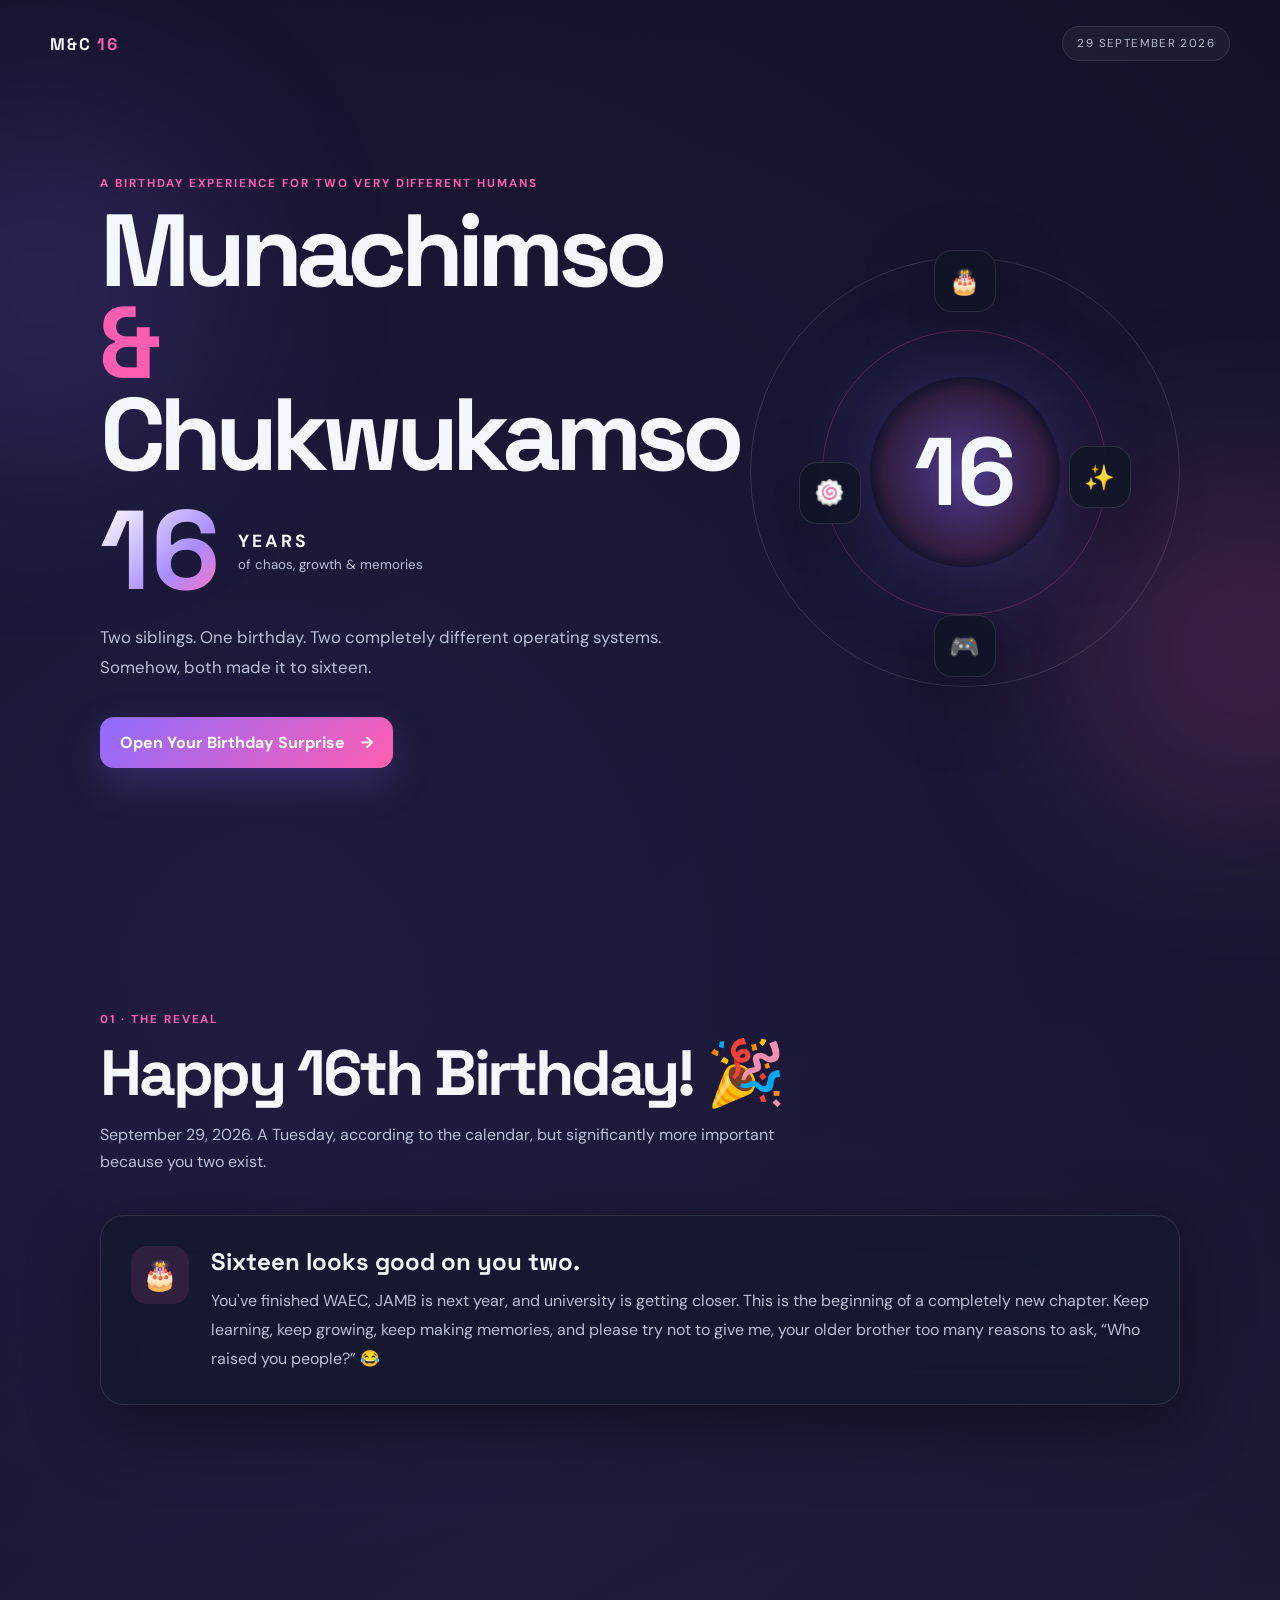
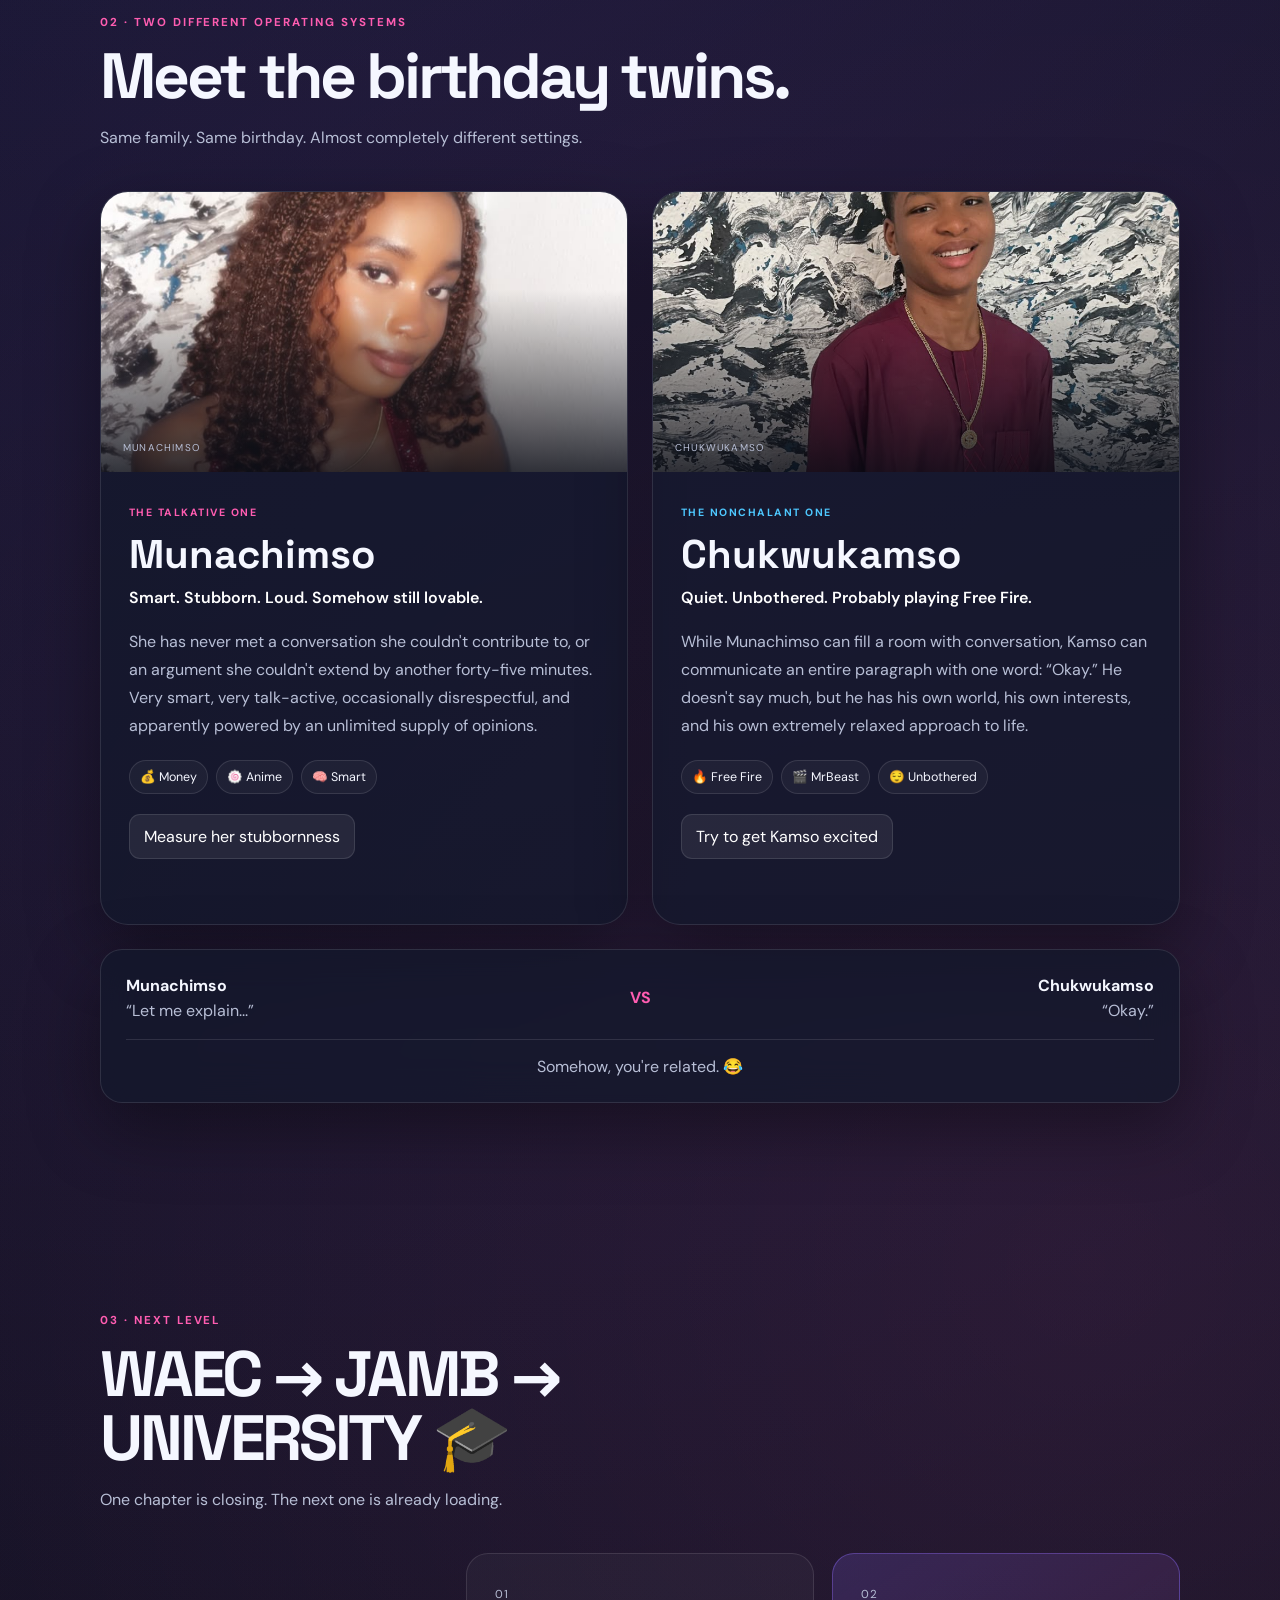
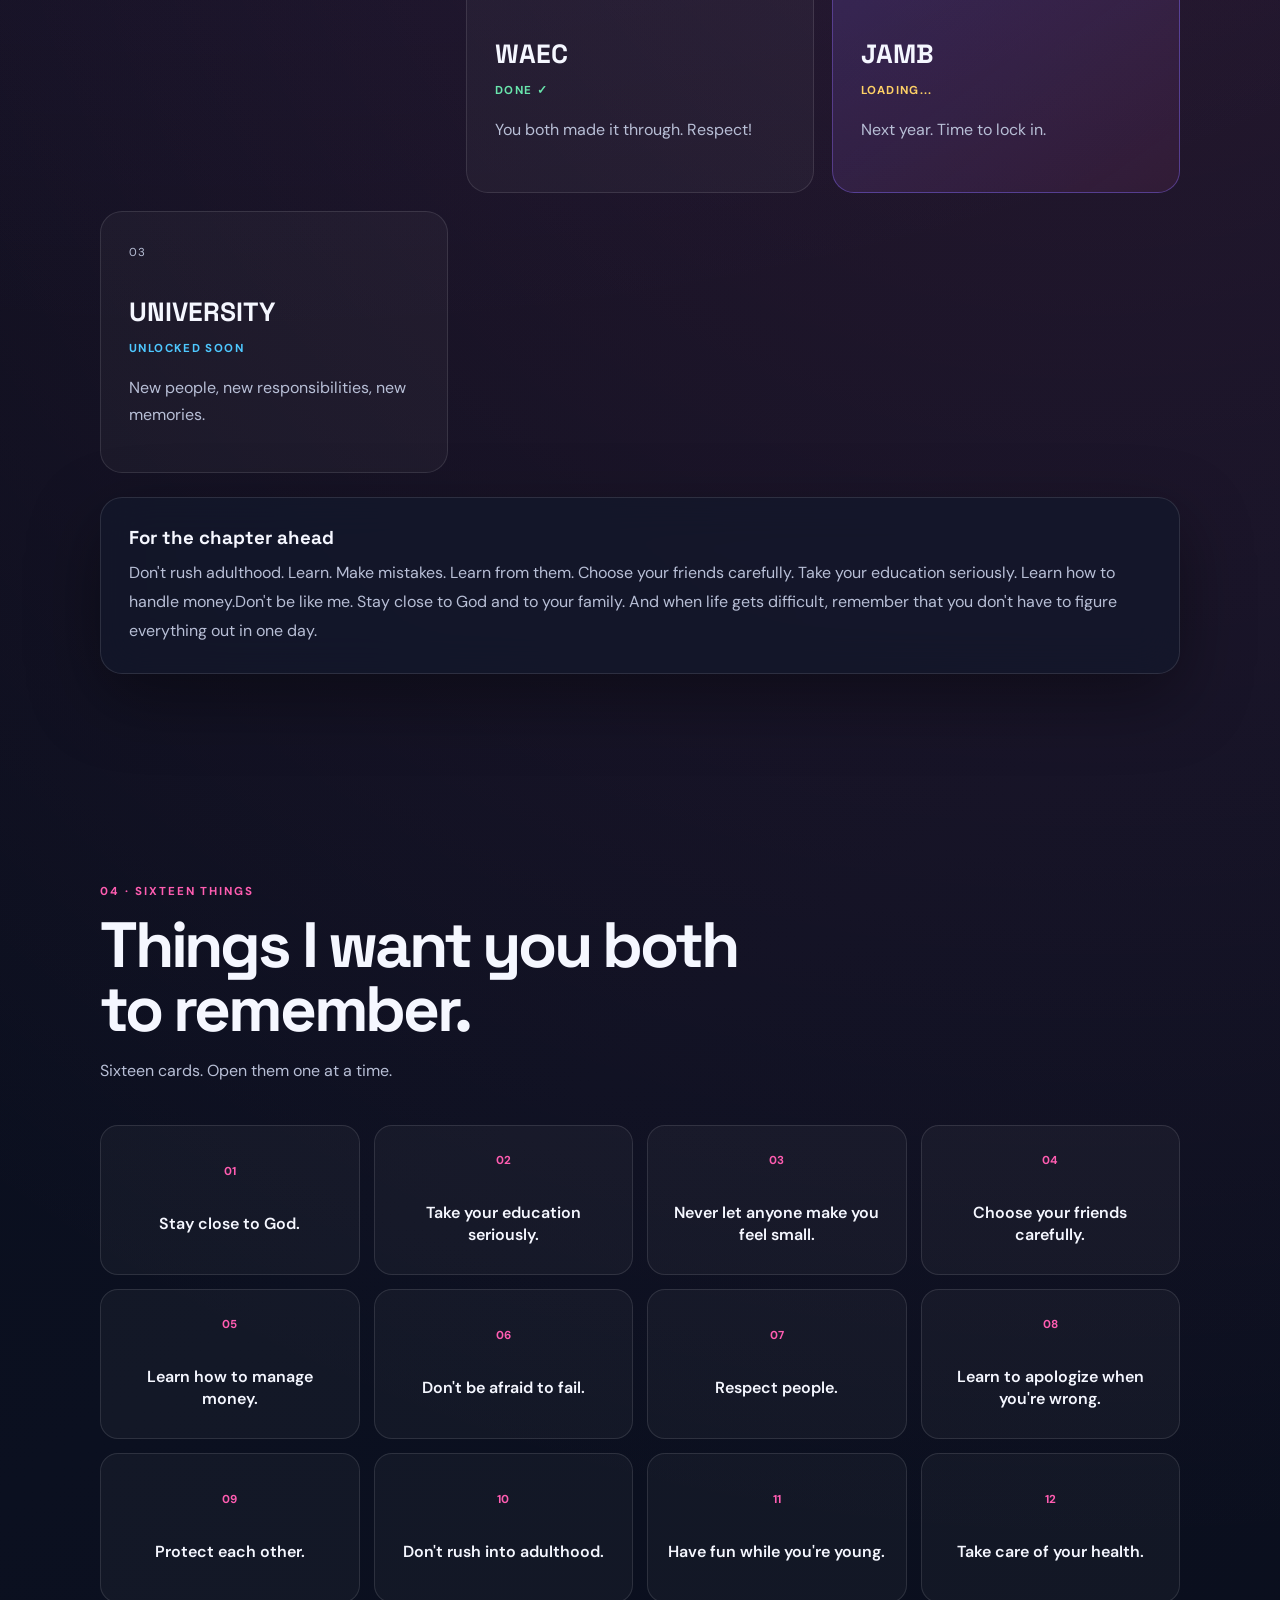
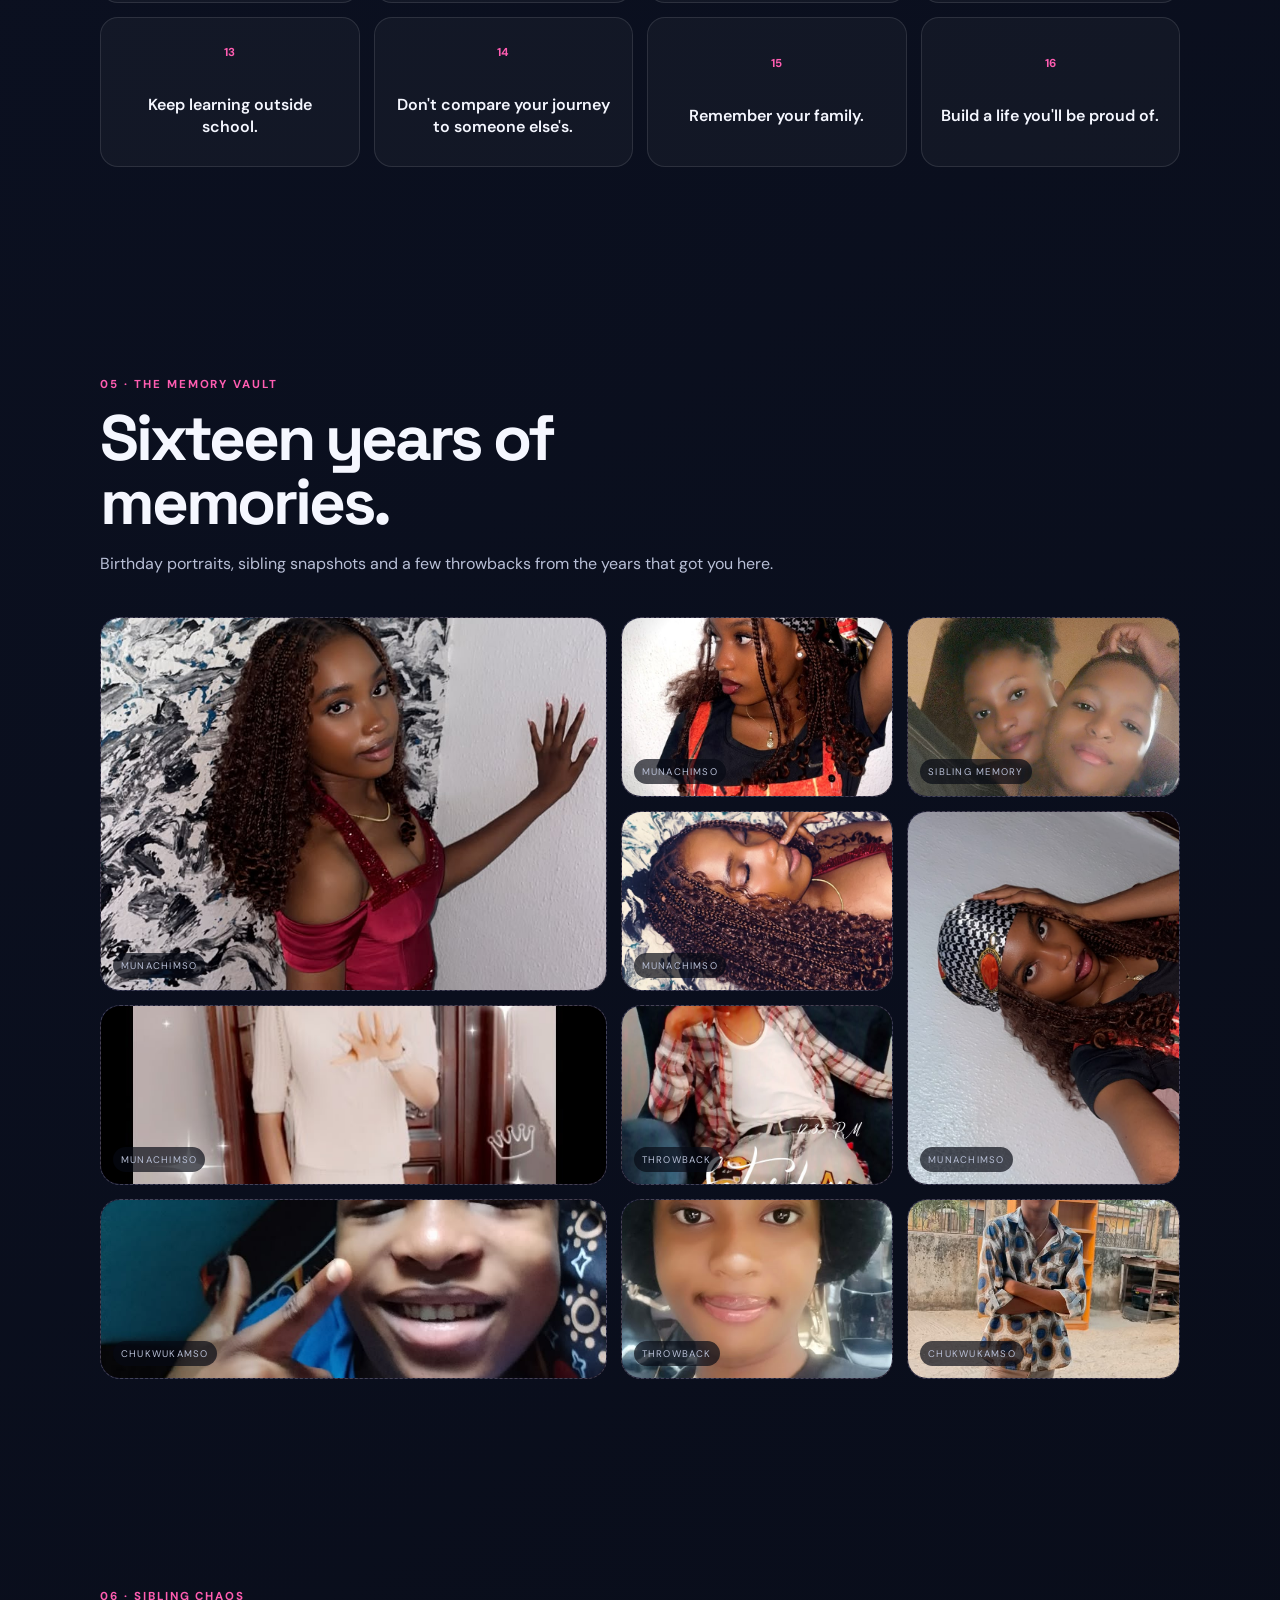
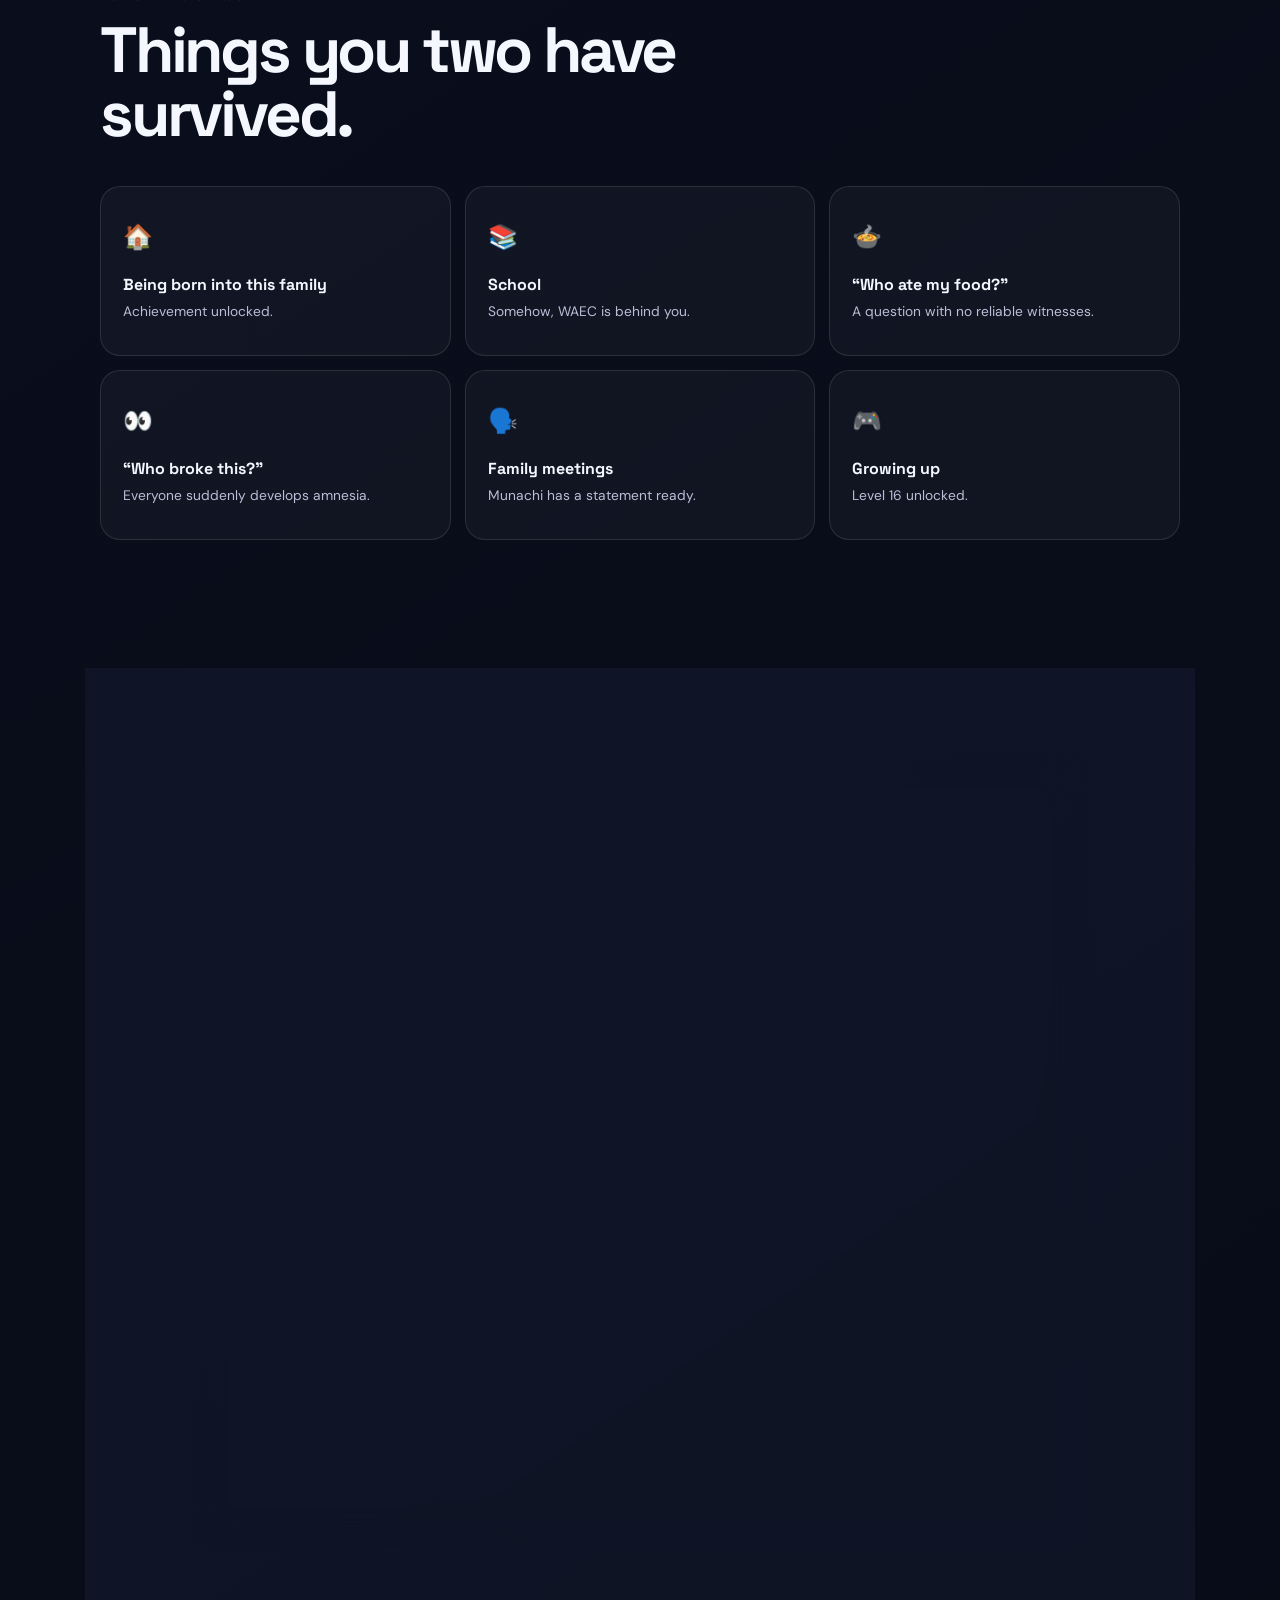
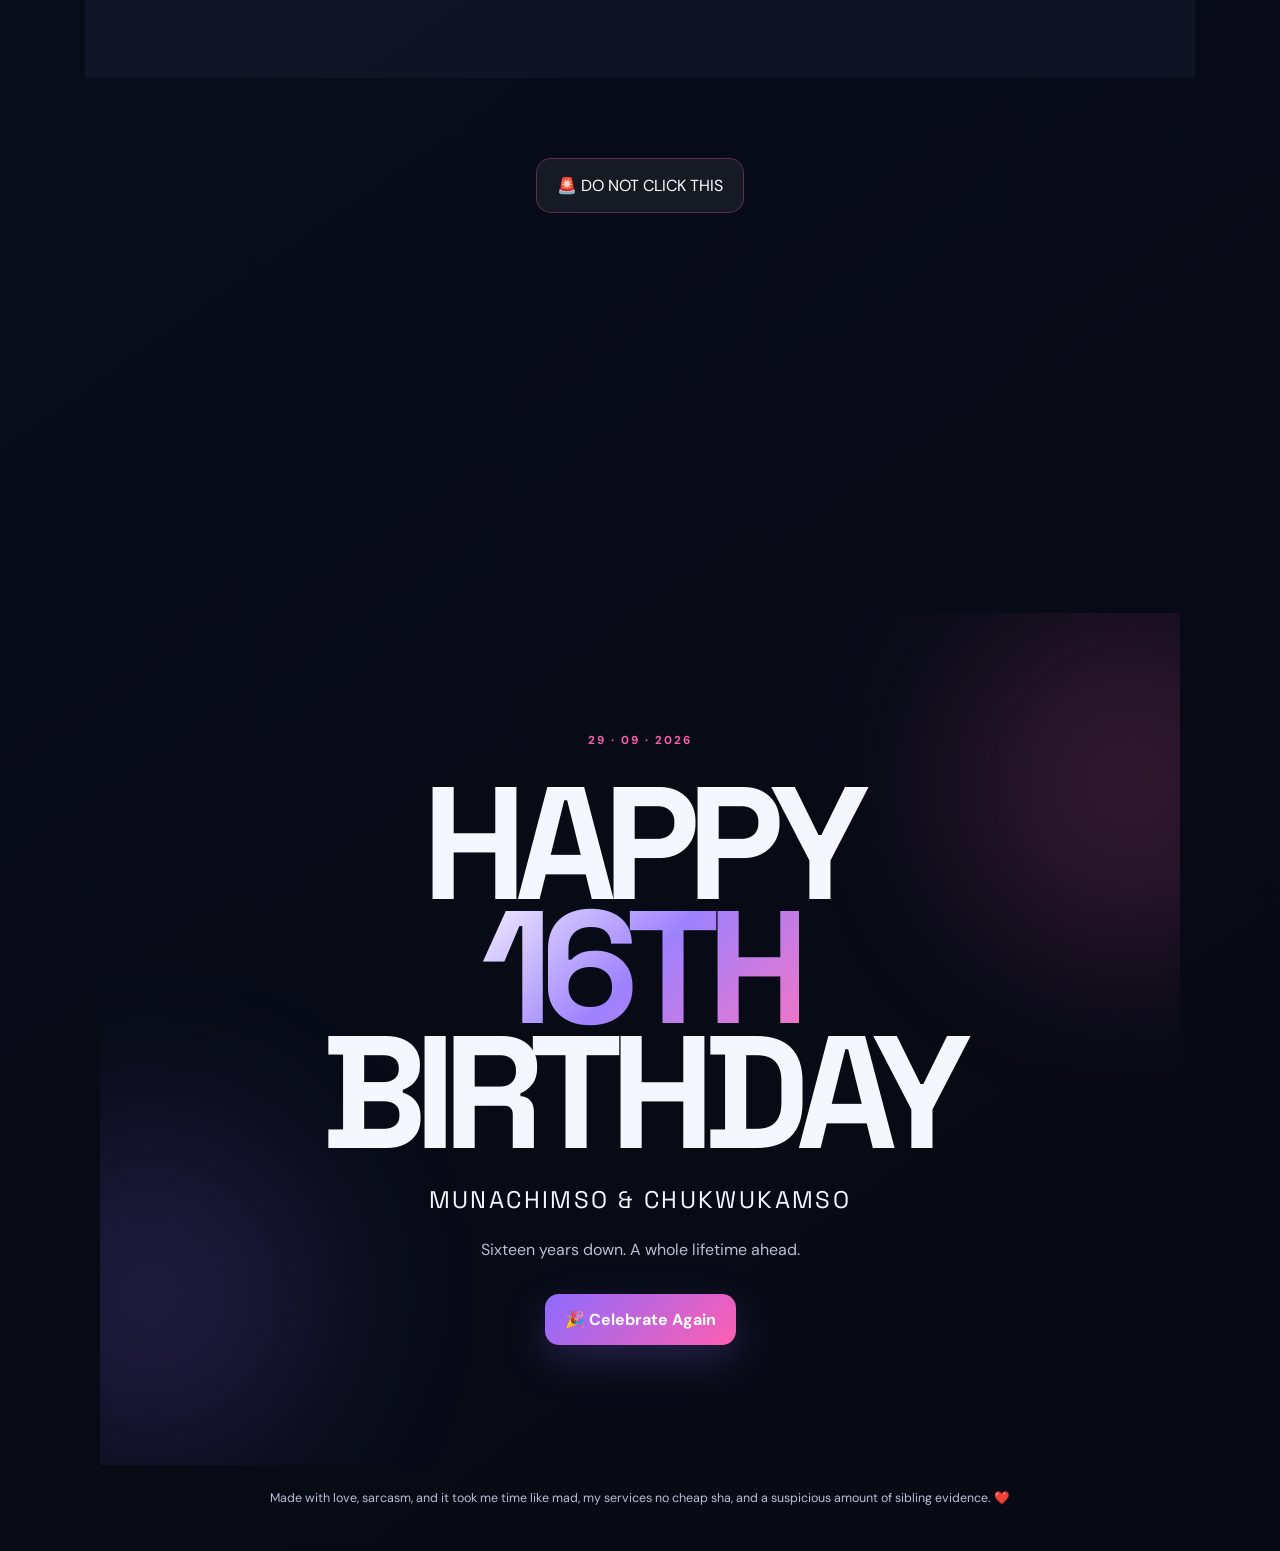
<file: attachments/index.html>
<!doctype html>
<html lang="en">
  <head>
    <meta charset="UTF-8" />
    <meta name="viewport" content="width=device-width, initial-scale=1.0" />
    <meta name="theme-color" content="#0b1020" />
    <title>Munachimso & Chukwukamso | 16</title>
    <meta
      name="description"
      content="A birthday experience for Munachimso and Chukwukamso on their 16th birthday."
    />
    <link rel="preconnect" href="https://fonts.googleapis.com" />
    <link rel="preconnect" href="https://fonts.gstatic.com" crossorigin />
    <link
      href="https://fonts.googleapis.com/css2?family=DM+Sans:wght@400;500;600;700&family=Space+Grotesk:wght@500;600;700&display=swap"
      rel="stylesheet"
    />
    <link rel="stylesheet" href="style.css" />
  </head>
  <body>
    <div class="ambient ambient-one"></div>
    <div class="ambient ambient-two"></div>
    <div id="confetti" aria-hidden="true"></div>

    <header class="topbar">
      <div class="brand">M&C<span>16</span></div>
      <div class="date-pill">29 SEPTEMBER 2026</div>
    </header>

    <main>
      <section class="hero section">
        <div class="hero-copy">
          <p class="eyebrow">
            A birthday experience for two very different humans
          </p>
          <h1>Munachimso<br /><span>&amp;</span> Chukwukamso</h1>
          <div class="age-lockup">
            <span class="age">16</span>
            <div>
              <strong>YEARS</strong>
              <small>of chaos, growth &amp; memories</small>
            </div>
          </div>
          <p class="hero-text">
            Two siblings. One birthday. Two completely different operating
            systems. Somehow, both made it to sixteen.
          </p>
          <button class="primary-btn" id="openSurprise">
            Open Your Birthday Surprise <span>→</span>
          </button>
        </div>

        <div class="hero-orbit" aria-hidden="true">
          <div class="orbit orbit-outer"></div>
          <div class="orbit orbit-inner"></div>
          <div class="orbit-core">16</div>
          <div class="float-card float-top">🎂</div>
          <div class="float-card float-right">✨</div>
          <div class="float-card float-bottom">🎮</div>
          <div class="float-card float-left">🍥</div>
        </div>
      </section>

      <section class="section reveal" id="surprise">
        <div class="section-heading">
          <p class="eyebrow">01 · THE REVEAL</p>
          <h2>Happy 16th Birthday! 🎉</h2>
          <p>
            September 29, 2026. A Tuesday, according to the calendar, but
            significantly more important because you two exist.
          </p>
        </div>

        <div class="glass birthday-message">
          <div class="message-icon">🎂</div>
          <div>
            <h3>Sixteen looks good on you two.</h3>
            <p>
              You've finished WAEC, JAMB is next year, and university is getting
              closer. This is the beginning of a completely new chapter. Keep
              learning, keep growing, keep making memories, and please try not
              to give me, your older brother too many reasons to ask, “Who
              raised you people?” 😂
            </p>
          </div>
        </div>
      </section>

      <section class="section reveal">
        <div class="section-heading">
          <p class="eyebrow">02 · TWO DIFFERENT OPERATING SYSTEMS</p>
          <h2>Meet the birthday twins.</h2>
          <p>
            Same family. Same birthday. Almost completely different settings.
          </p>
        </div>

        <div class="siblings-grid">
          <article class="person-card munachi">
            <div class="person-photo portrait-photo">
              <img
                src="WhatsApp%20Image%202026-09-26%20at%2010.52.55.jpeg"
                alt="Munachimso in a burgundy dress"
              />
              <small>MUNACHIMSO</small>
            </div>
            <div class="person-content">
              <span class="person-tag">THE TALKATIVE ONE</span>
              <h3>Munachimso</h3>
              <p class="person-subtitle">
                Smart. Stubborn. Loud. Somehow still lovable.
              </p>
              <p>
                She has never met a conversation she couldn't contribute to, or
                an argument she couldn't extend by another forty-five minutes.
                Very smart, very talk-active, occasionally disrespectful, and
                apparently powered by an unlimited supply of opinions.
              </p>
              <div class="interest-row">
                <span>💰 Money</span>
                <span>🍥 Anime</span>
                <span>🧠 Smart</span>
              </div>
              <button class="mini-btn" data-action="stubborn">
                Measure her stubbornness
              </button>
              <p class="action-result" id="stubbornResult"></p>
            </div>
          </article>

          <article class="person-card kamso">
            <div class="person-photo portrait-photo">
              <img
                src="WhatsApp%20Image%202026-09-26%20at%2010.59.36.jpeg"
                alt="Chukwukamso smiling in a burgundy outfit"
              />
              <small>CHUKWUKAMSO</small>
            </div>
            <div class="person-content">
              <span class="person-tag">THE NONCHALANT ONE</span>
              <h3>Chukwukamso</h3>
              <p class="person-subtitle">
                Quiet. Unbothered. Probably playing Free Fire.
              </p>
              <p>
                While Munachimso can fill a room with conversation, Kamso can
                communicate an entire paragraph with one word: “Okay.” He
                doesn't say much, but he has his own world, his own interests,
                and his own extremely relaxed approach to life.
              </p>
              <div class="interest-row">
                <span>🔥 Free Fire</span>
                <span>🎬 MrBeast</span>
                <span>😌 Unbothered</span>
              </div>
              <button class="mini-btn" data-action="excite">
                Try to get Kamso excited
              </button>
              <p class="action-result" id="exciteResult"></p>
            </div>
          </article>
        </div>

        <div class="contrast glass">
          <div class="contrast-item">
            <strong>Munachimso</strong>
            <span>“Let me explain...”</span>
          </div>
          <div class="vs">VS</div>
          <div class="contrast-item">
            <strong>Chukwukamso</strong>
            <span>“Okay.”</span>
          </div>
          <p class="contrast-footer">Somehow, you're related. 😂</p>
        </div>
      </section>

      <section class="section reveal">
        <div class="section-heading">
          <p class="eyebrow">03 · NEXT LEVEL</p>
          <h2>WAEC → JAMB → UNIVERSITY 🎓</h2>
          <p>One chapter is closing. The next one is already loading.</p>
        </div>

        <div class="journey">
          <div class="journey-line"></div>
          <article class="journey-card done">
            <span class="journey-number">01</span>
            <h3>WAEC</h3>
            <strong>DONE ✓</strong>
            <p>You both made it through. Respect!</p>
          </article>
          <article class="journey-card current">
            <span class="journey-number">02</span>
            <h3>JAMB</h3>
            <strong>LOADING...</strong>
            <p>Next year. Time to lock in.</p>
          </article>
          <article class="journey-card future">
            <span class="journey-number">03</span>
            <h3>UNIVERSITY</h3>
            <strong>UNLOCKED SOON</strong>
            <p>New people, new responsibilities, new memories.</p>
          </article>
        </div>

        <div class="glass advice">
          <h3>For the chapter ahead</h3>
          <p>
            Don't rush adulthood. Learn. Make mistakes. Learn from them. Choose
            your friends carefully. Take your education seriously. Learn how to
            handle money.Don't be like me. Stay close to God and to your family.
            And when life gets difficult, remember that you don't have to figure
            everything out in one day.
          </p>
        </div>
      </section>

      <section class="section reveal">
        <div class="section-heading">
          <p class="eyebrow">04 · SIXTEEN THINGS</p>
          <h2>Things I want you both to remember.</h2>
          <p>Sixteen cards. Open them one at a time.</p>
        </div>

        <div class="wishes-grid" id="wishesGrid"></div>
      </section>

      <section class="section reveal memories">
        <div class="section-heading">
          <p class="eyebrow">05 · THE MEMORY VAULT</p>
          <h2>Sixteen years of memories.</h2>
          <p>
            Birthday portraits, sibling snapshots and a few throwbacks from
            the years that got you here.
          </p>
        </div>

        <div class="photo-grid">
          <div class="photo-slot large">
            <img
              src="WhatsApp%20Image%202026-09-26%20at%2010.52.56%20(1).jpeg"
              alt="Munachimso posing in a burgundy dress"
            />
            <small>MUNACHIMSO</small>
          </div>
          <div class="photo-slot">
            <img
              src="WhatsApp%20Image%202026-09-26%20at%2010.52.57.jpeg"
              alt="Munachimso in a patterned headscarf"
            />
            <small>MUNACHIMSO</small>
          </div>
          <div class="photo-slot">
            <img
              src="WhatsApp%20Image%202026-09-26%20at%2011.03.49.jpeg"
              alt="Munachimso and Chukwukamso together"
            />
            <small>SIBLING MEMORY</small>
          </div>
          <div class="photo-slot">
            <img
              src="WhatsApp%20Image%202026-09-26%20at%2010.52.56%20(2).jpeg"
              alt="Munachimso relaxing in a burgundy dress"
            />
            <small>MUNACHIMSO</small>
          </div>
          <div class="photo-slot large">
            <img
              src="WhatsApp%20Image%202026-09-26%20at%2010.52.56.jpeg"
              alt="Munachimso taking a selfie"
            />
            <small>MUNACHIMSO</small>
          </div>
          <div class="photo-slot">
            <img
              src="WhatsApp%20Image%202026-09-26%20at%2011.03.52.jpeg"
              alt="Munachimso in a white outfit"
            />
            <small>MUNACHIMSO</small>
          </div>
          <div class="photo-slot">
            <img
              src="WhatsApp%20Image%202026-09-26%20at%2011.03.51%20(1).jpeg"
              alt="Chukwukamso relaxing on a couch"
            />
            <small>THROWBACK</small>
          </div>
          <div class="photo-slot">
            <img
              src="WhatsApp%20Image%202026-09-26%20at%2011.03.49%20(1).jpeg"
              alt="Chukwukamso smiling for a selfie"
            />
            <small>CHUKWUKAMSO</small>
          </div>
          <div class="photo-slot">
            <img
              src="WhatsApp%20Image%202026-09-26%20at%2011.03.49%20(2).jpeg"
              alt="A childhood portrait"
            />
            <small>THROWBACK</small>
          </div>
          <div class="photo-slot">
            <img
              src="WhatsApp%20Image%202026-09-26%20at%2011.03.51.jpeg"
              alt="Chukwukamso standing outdoors"
            />
            <small>CHUKWUKAMSO</small>
          </div>
        </div>
      </section>

      <section class="section reveal chaos">
        <div class="section-heading">
          <p class="eyebrow">06 · SIBLING CHAOS</p>
          <h2>Things you two have survived.</h2>
        </div>

        <div class="chaos-grid">
          <button class="chaos-card">
            🏠<strong>Being born into this family</strong
            ><span>Achievement unlocked.</span>
          </button>
          <button class="chaos-card">
            📚<strong>School</strong><span>Somehow, WAEC is behind you.</span>
          </button>
          <button class="chaos-card">
            🍲<strong>“Who ate my food?”</strong
            ><span>A question with no reliable witnesses.</span>
          </button>
          <button class="chaos-card">
            👀<strong>“Who broke this?”</strong
            ><span>Everyone suddenly develops amnesia.</span>
          </button>
          <button class="chaos-card">
            🗣️<strong>Family meetings</strong
            ><span>Munachi has a statement ready.</span>
          </button>
          <button class="chaos-card">
            🎮<strong>Growing up</strong><span>Level 16 unlocked.</span>
          </button>
        </div>
      </section>

      <section class="section reveal letter-section">
        <div class="letter glass">
          <p class="eyebrow">07 · FROM YOUR BIG BROTHER</p>
          <h2>A message for both of you.</h2>
          <p>
            Watching younger siblings grow up is strange. One minute you're
            looking at children, and somehow you're suddenly looking at two
            sixteen-year-olds preparing for university.
          </p>
          <p>
            I'm proud of how far you've both come. You are very different
            people, and you don't have to become the same kind of person.
            Munachi, keep your intelligence and ambition, but remember that
            being smart is even better when it comes with humility and respect.
            Kamso, you don't have to be the loudest person in a room. Keep your
            calm, but never let being nonchalant stop you from caring about the
            things that matter.
          </p>
          <p>
            The years ahead will change you both. I hope they make you wiser,
            stronger, kinder and more confident. Take care of yourselves. Look
            out for each other. And remember that your family will always be
            part of your story.
          </p>
          <p class="signature">
            Happy 16th, both of you. ❤️<br /><strong>— Your Big Brother</strong>
          </p>
        </div>
      </section>

      <section class="section reveal secret-section">
        <button class="secret-btn" id="secretBtn">🚨 DO NOT CLICK THIS</button>
        <div class="secret-message" id="secretMessage">
          <p class="eyebrow">YOU CLICKED IT? MUMU!.</p>
          <h2>You're 16 now. Congratulations. 😂</h2>
          <p>
            You were specifically told not to click that button. You fucking idiot! Apparently,
            sixteen years of life have not produced the required level of
            obedience.
          </p>
          <p>Still... I love you both. Don't let it get to your heads sha.</p>
        </div>
      </section>

      <section class="finale reveal" id="finale">
        <div class="finale-stars"></div>
        <p class="eyebrow">29 · 09 · 2026</p>
        <h2>HAPPY<br /><span>16TH</span><br />BIRTHDAY</h2>
        <p class="final-names">MUNACHIMSO &amp; CHUKWUKAMSO</p>
        <p class="final-line">Sixteen years down. A whole lifetime ahead.</p>
        <button class="primary-btn" id="celebrateBtn">
          🎉 Celebrate Again
        </button>
      </section>
    </main>

    <footer>
      Made with love, sarcasm, and it took me time like mad, my services no
      cheap sha, and a suspicious amount of sibling evidence. ❤️
    </footer>

    <script src="script.js"></script>
  </body>
</html>
</file>
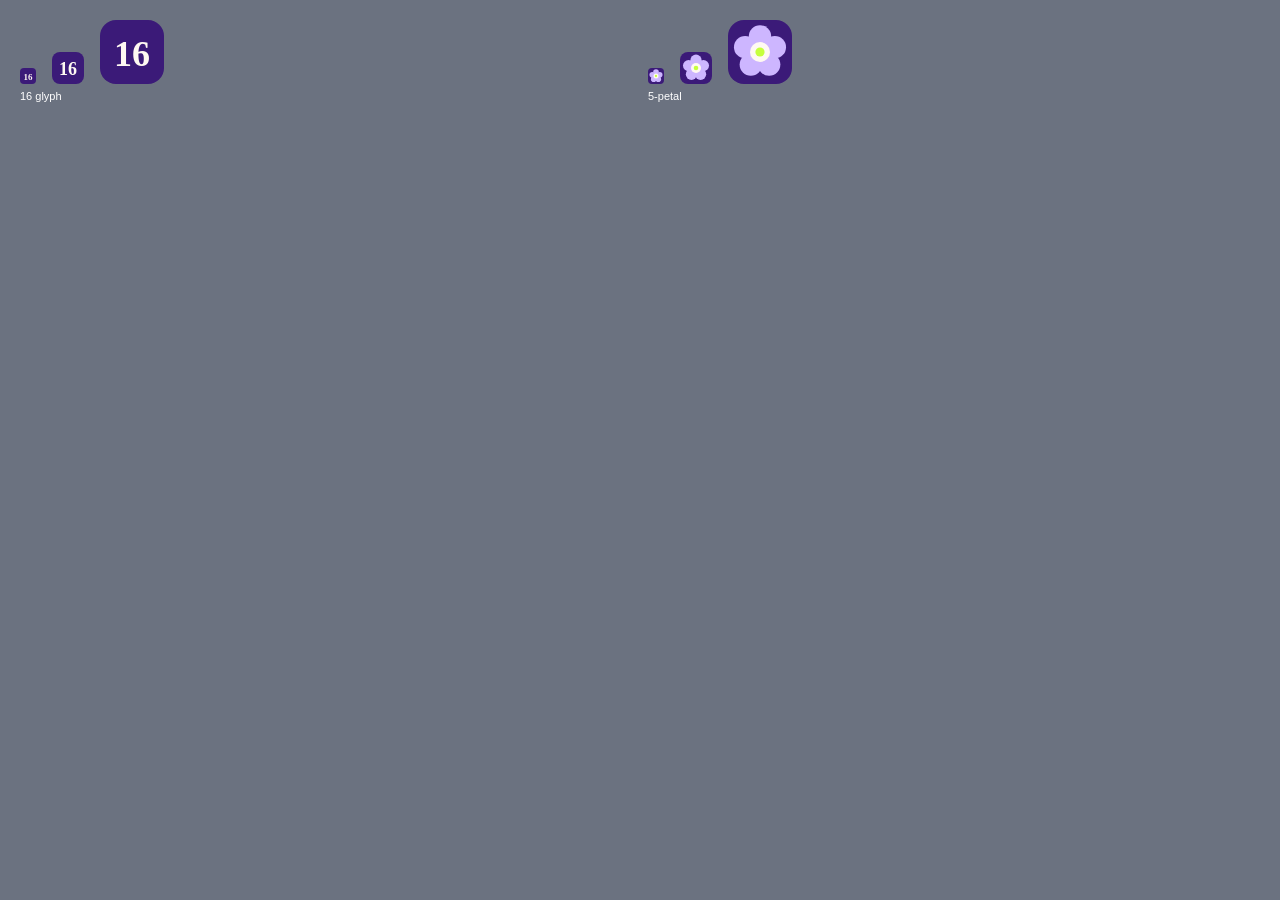
<file: .grok/og-inspect/favicon-compare.html>
<!doctype html>
<html><body style="margin:0;background:#6b7280;display:grid;grid-template-columns:1fr 1fr;gap:16px;padding:20px;font:11px sans-serif;color:#fff">
  <div>
    <div style="display:flex;gap:16px;align-items:flex-end">
      <div style="width:16px;height:16px"><svg xmlns="http://www.w3.org/2000/svg" viewBox="0 0 32 32" role="img" aria-label="16">
  <rect width="32" height="32" rx="8" fill="#3b1a78"/>
  <text
    x="16"
    y="17"
    text-anchor="middle"
    dominant-baseline="central"
    font-family="Georgia, 'Times New Roman', serif"
    font-weight="700"
    font-size="18"
    fill="#fff9f2"
  >16</text>
</svg>
</div>
      <div style="width:32px;height:32px"><svg xmlns="http://www.w3.org/2000/svg" viewBox="0 0 32 32" role="img" aria-label="16">
  <rect width="32" height="32" rx="8" fill="#3b1a78"/>
  <text
    x="16"
    y="17"
    text-anchor="middle"
    dominant-baseline="central"
    font-family="Georgia, 'Times New Roman', serif"
    font-weight="700"
    font-size="18"
    fill="#fff9f2"
  >16</text>
</svg>
</div>
      <div style="width:64px;height:64px"><svg xmlns="http://www.w3.org/2000/svg" viewBox="0 0 32 32" role="img" aria-label="16">
  <rect width="32" height="32" rx="8" fill="#3b1a78"/>
  <text
    x="16"
    y="17"
    text-anchor="middle"
    dominant-baseline="central"
    font-family="Georgia, 'Times New Roman', serif"
    font-weight="700"
    font-size="18"
    fill="#fff9f2"
  >16</text>
</svg>
</div>
    </div>
    <div style="margin-top:6px">16 glyph</div>
  </div>
  <div>
    <div style="display:flex;gap:16px;align-items:flex-end">
      <div style="width:16px;height:16px"><svg xmlns="http://www.w3.org/2000/svg" viewBox="0 0 32 32" role="img" aria-label="flower">
  <rect width="32" height="32" rx="8" fill="#3b1a78"/>
  <g fill="#cdb6ff">
    <circle cx="16" cy="8.2" r="5.6"/>
    <circle cx="23.42" cy="13.59" r="5.6"/>
    <circle cx="20.58" cy="22.31" r="5.6"/>
    <circle cx="11.42" cy="22.31" r="5.6"/>
    <circle cx="8.58" cy="13.59" r="5.6"/>
  </g>
  <circle cx="16" cy="16" r="5" fill="#fff9f2"/>
  <circle cx="16" cy="16" r="2.3" fill="#c6ff3d"/>
</svg>
</div>
      <div style="width:32px;height:32px"><svg xmlns="http://www.w3.org/2000/svg" viewBox="0 0 32 32" role="img" aria-label="flower">
  <rect width="32" height="32" rx="8" fill="#3b1a78"/>
  <g fill="#cdb6ff">
    <circle cx="16" cy="8.2" r="5.6"/>
    <circle cx="23.42" cy="13.59" r="5.6"/>
    <circle cx="20.58" cy="22.31" r="5.6"/>
    <circle cx="11.42" cy="22.31" r="5.6"/>
    <circle cx="8.58" cy="13.59" r="5.6"/>
  </g>
  <circle cx="16" cy="16" r="5" fill="#fff9f2"/>
  <circle cx="16" cy="16" r="2.3" fill="#c6ff3d"/>
</svg>
</div>
      <div style="width:64px;height:64px"><svg xmlns="http://www.w3.org/2000/svg" viewBox="0 0 32 32" role="img" aria-label="flower">
  <rect width="32" height="32" rx="8" fill="#3b1a78"/>
  <g fill="#cdb6ff">
    <circle cx="16" cy="8.2" r="5.6"/>
    <circle cx="23.42" cy="13.59" r="5.6"/>
    <circle cx="20.58" cy="22.31" r="5.6"/>
    <circle cx="11.42" cy="22.31" r="5.6"/>
    <circle cx="8.58" cy="13.59" r="5.6"/>
  </g>
  <circle cx="16" cy="16" r="5" fill="#fff9f2"/>
  <circle cx="16" cy="16" r="2.3" fill="#c6ff3d"/>
</svg>
</div>
    </div>
    <div style="margin-top:6px">5-petal</div>
  </div>
</body></html>
</file>
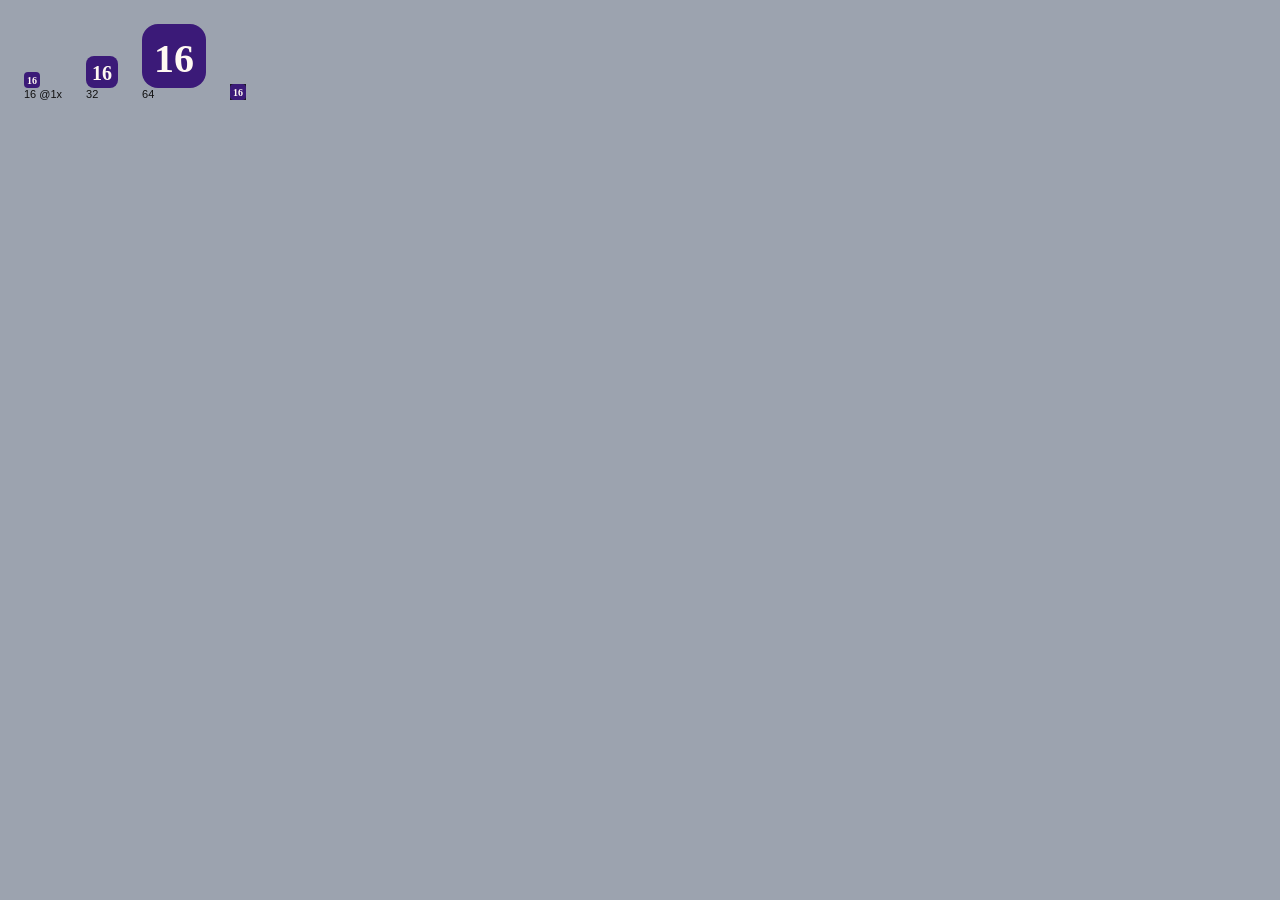
<file: .grok/og-inspect/favicon-final.html>
<!doctype html>
<html><body style="margin:0;background:#9ca3af;display:flex;gap:24px;padding:24px;align-items:flex-end;font:11px sans-serif;color:#111">
  <div><div style="width:16px;height:16px"><svg xmlns="http://www.w3.org/2000/svg" viewBox="0 0 32 32" role="img" aria-label="16">
  <rect width="32" height="32" rx="8" fill="#3b1a78"/>
  <text
    x="16"
    y="17.2"
    text-anchor="middle"
    dominant-baseline="central"
    font-family="Georgia, 'Times New Roman', serif"
    font-weight="700"
    font-size="20"
    fill="#fff9f2"
  >16</text>
</svg>
</div><div>16 @1x</div></div>
  <div><div style="width:32px;height:32px"><svg xmlns="http://www.w3.org/2000/svg" viewBox="0 0 32 32" role="img" aria-label="16">
  <rect width="32" height="32" rx="8" fill="#3b1a78"/>
  <text
    x="16"
    y="17.2"
    text-anchor="middle"
    dominant-baseline="central"
    font-family="Georgia, 'Times New Roman', serif"
    font-weight="700"
    font-size="20"
    fill="#fff9f2"
  >16</text>
</svg>
</div><div>32</div></div>
  <div><div style="width:64px;height:64px"><svg xmlns="http://www.w3.org/2000/svg" viewBox="0 0 32 32" role="img" aria-label="16">
  <rect width="32" height="32" rx="8" fill="#3b1a78"/>
  <text
    x="16"
    y="17.2"
    text-anchor="middle"
    dominant-baseline="central"
    font-family="Georgia, 'Times New Roman', serif"
    font-weight="700"
    font-size="20"
    fill="#fff9f2"
  >16</text>
</svg>
</div><div>64</div></div>
  <div style="width:16px;height:16px;background:#1a1a1a"><svg xmlns="http://www.w3.org/2000/svg" viewBox="0 0 32 32" role="img" aria-label="16">
  <rect width="32" height="32" rx="8" fill="#3b1a78"/>
  <text
    x="16"
    y="17.2"
    text-anchor="middle"
    dominant-baseline="central"
    font-family="Georgia, 'Times New Roman', serif"
    font-weight="700"
    font-size="20"
    fill="#fff9f2"
  >16</text>
</svg>
</div>
</body></html>
</file>
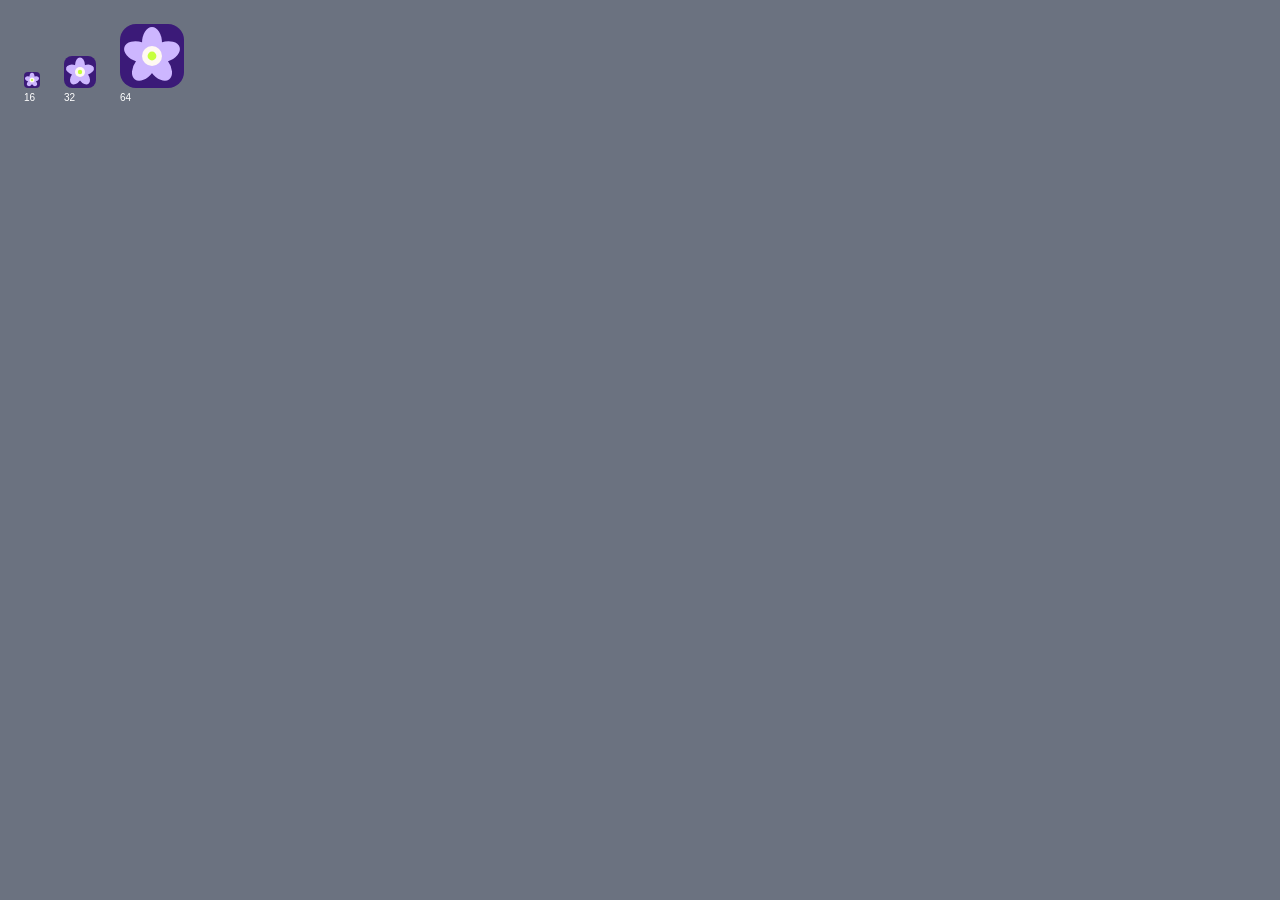
<file: .grok/og-inspect/favicon.html>
<!doctype html>
<html><body style="margin:0;background:#6b7280;display:flex;gap:24px;padding:24px;align-items:flex-end">
  <div>
    <div style="width:16px;height:16px"><svg xmlns="http://www.w3.org/2000/svg" viewBox="0 0 32 32" role="img" aria-label="16">
  <rect width="32" height="32" rx="8" fill="#3b1a78"/>
  <g fill="#cdb6ff" transform="translate(16 16)">
    <ellipse cx="0" cy="-6.5" rx="5" ry="8"/>
    <ellipse cx="0" cy="-6.5" rx="5" ry="8" transform="rotate(72)"/>
    <ellipse cx="0" cy="-6.5" rx="5" ry="8" transform="rotate(144)"/>
    <ellipse cx="0" cy="-6.5" rx="5" ry="8" transform="rotate(216)"/>
    <ellipse cx="0" cy="-6.5" rx="5" ry="8" transform="rotate(288)"/>
  </g>
  <circle cx="16" cy="16" r="5" fill="#fff9f2"/>
  <circle cx="16" cy="16" r="2.2" fill="#c6ff3d"/>
</svg>
</div>
    <div style="color:#fff;font:10px sans-serif;margin-top:4px">16</div>
  </div>
  <div>
    <div style="width:32px;height:32px"><svg xmlns="http://www.w3.org/2000/svg" viewBox="0 0 32 32" role="img" aria-label="16">
  <rect width="32" height="32" rx="8" fill="#3b1a78"/>
  <g fill="#cdb6ff" transform="translate(16 16)">
    <ellipse cx="0" cy="-6.5" rx="5" ry="8"/>
    <ellipse cx="0" cy="-6.5" rx="5" ry="8" transform="rotate(72)"/>
    <ellipse cx="0" cy="-6.5" rx="5" ry="8" transform="rotate(144)"/>
    <ellipse cx="0" cy="-6.5" rx="5" ry="8" transform="rotate(216)"/>
    <ellipse cx="0" cy="-6.5" rx="5" ry="8" transform="rotate(288)"/>
  </g>
  <circle cx="16" cy="16" r="5" fill="#fff9f2"/>
  <circle cx="16" cy="16" r="2.2" fill="#c6ff3d"/>
</svg>
</div>
    <div style="color:#fff;font:10px sans-serif;margin-top:4px">32</div>
  </div>
  <div>
    <div style="width:64px;height:64px"><svg xmlns="http://www.w3.org/2000/svg" viewBox="0 0 32 32" role="img" aria-label="16">
  <rect width="32" height="32" rx="8" fill="#3b1a78"/>
  <g fill="#cdb6ff" transform="translate(16 16)">
    <ellipse cx="0" cy="-6.5" rx="5" ry="8"/>
    <ellipse cx="0" cy="-6.5" rx="5" ry="8" transform="rotate(72)"/>
    <ellipse cx="0" cy="-6.5" rx="5" ry="8" transform="rotate(144)"/>
    <ellipse cx="0" cy="-6.5" rx="5" ry="8" transform="rotate(216)"/>
    <ellipse cx="0" cy="-6.5" rx="5" ry="8" transform="rotate(288)"/>
  </g>
  <circle cx="16" cy="16" r="5" fill="#fff9f2"/>
  <circle cx="16" cy="16" r="2.2" fill="#c6ff3d"/>
</svg>
</div>
    <div style="color:#fff;font:10px sans-serif;margin-top:4px">64</div>
  </div>
</body></html>
</file>
<file: attachments/style.css>
* {
  box-sizing: border-box;
}

:root {
  --bg: #070a14;
  --panel: rgba(18, 24, 43, 0.72);
  --panel-strong: rgba(23, 30, 53, 0.9);
  --text: #F5F7FF;
  --muted: #B8BFD6;
  --line: rgba(255, 255, 255, 0.11);
  --pink: #ff5db1;
  --purple: #8d6cff;
  --blue: #4ec8ff;
  --gold: #ffd166;
  --green: #69e6ad;
  --shadow: 0 24px 70px rgba(0, 0, 0, 0.38);
}

html {
  scroll-behavior: smooth;
}

body {
  margin: 0;
  min-height: 100vh;
  color: var(--text);
  background:
    radial-gradient(
      circle at 20% 10%,
      rgba(141, 108, 255, 0.18),
      transparent 30%
    ),
    radial-gradient(
      circle at 85% 30%,
      rgba(255, 93, 177, 0.12),
      transparent 28%
    ),
    linear-gradient(145deg, #060812, #0b1020 45%, #070a14);
  font-family: "DM Sans", sans-serif;
  overflow-x: hidden;
}

body::before {
  content: "";
  position: fixed;
  inset: 0;
  pointer-events: none;
  opacity: 0.18;
  background-image:
    linear-gradient(rgba(255, 255, 255, 0.035) 1px, transparent 1px),
    linear-gradient(90deg, rgba(255, 255, 255, 0.035) 1px, transparent 1px);
  background-size: 48px 48px;
  mask-image: linear-gradient(to bottom, black, transparent 90%);
}

h1,
h2,
h3,
p {
  margin-top: 0;
}

h1,
h2,
h3,
.brand {
  font-family: "Space Grotesk", sans-serif;
}

button {
  font: inherit;
}

.ambient {
  position: fixed;
  width: 360px;
  height: 360px;
  border-radius: 50%;
  filter: blur(100px);
  opacity: 0.18;
  pointer-events: none;
  z-index: -1;
}

.ambient-one {
  background: var(--purple);
  top: 12%;
  left: -140px;
}

.ambient-two {
  background: var(--pink);
  bottom: 8%;
  right: -150px;
}

.topbar {
  width: min(1180px, calc(100% - 40px));
  margin: 0 auto;
  padding: 26px 0;
  display: flex;
  justify-content: space-between;
  align-items: center;
  position: relative;
  z-index: 5;
}

.brand {
  font-size: 1.05rem;
  font-weight: 700;
  letter-spacing: 0.12em;
}

.brand span {
  color: var(--pink);
  margin-left: 5px;
}

.date-pill {
  border: 1px solid var(--line);
  background: rgba(255, 255, 255, 0.045);
  padding: 9px 14px;
  border-radius: 999px;
  color: var(--muted);
  font-size: 0.72rem;
  letter-spacing: 0.12em;
}

.section,
.hero {
  width: min(1080px, calc(100% - 40px));
  margin: 0 auto;
  padding: 105px 0;
}

.hero {
  min-height: calc(100vh - 80px);
  display: grid;
  grid-template-columns: 1.1fr 0.9fr;
  align-items: center;
  gap: 50px;
  padding-top: 55px;
}

.eyebrow {
  margin-bottom: 14px;
  color: var(--pink);
  font-size: 0.72rem;
  font-weight: 700;
  letter-spacing: 0.17em;
  text-transform: uppercase;
}

.hero h1 {
  font-size: clamp(3.3rem, 8vw, 7rem);
  line-height: 0.9;
  letter-spacing: -0.065em;
  margin-bottom: 25px;
}

.hero h1 span {
  color: var(--pink);
}

.age-lockup {
  display: flex;
  align-items: center;
  gap: 18px;
  margin-bottom: 26px;
}

.age {
  font-family: "Space Grotesk", sans-serif;
  font-size: clamp(4.5rem, 10vw, 7rem);
  line-height: 0.8;
  font-weight: 700;
  background: linear-gradient(135deg, #fff, #a88cff 65%, #ff72bd);
  -webkit-background-clip: text;
  background-clip: text;
  color: transparent;
}

.age-lockup strong,
.age-lockup small {
  display: block;
}

.age-lockup strong {
  font-size: 1.1rem;
  letter-spacing: 0.18em;
}

.age-lockup small {
  color: var(--muted);
  margin-top: 4px;
}

.hero-text {
  max-width: 590px;
  color: var(--muted);
  line-height: 1.8;
  font-size: 1.05rem;
}

.primary-btn,
.mini-btn,
.secret-btn {
  border: 0;
  cursor: pointer;
  transition:
    transform 0.2s ease,
    box-shadow 0.2s ease,
    background 0.2s ease;
}

.primary-btn {
  margin-top: 18px;
  padding: 15px 20px;
  border-radius: 14px;
  color: #fff;
  background: linear-gradient(135deg, #8d6cff, #ff5db1);
  box-shadow: 0 15px 40px rgba(141, 108, 255, 0.22);
  font-weight: 700;
}

.primary-btn span {
  margin-left: 12px;
}

.primary-btn:hover,
.mini-btn:hover,
.secret-btn:hover {
  transform: translateY(-3px);
}

.hero-orbit {
  min-height: 520px;
  display: grid;
  place-items: center;
  position: relative;
}

.orbit {
  position: absolute;
  border: 1px solid rgba(255, 255, 255, 0.13);
  border-radius: 50%;
  animation: spin 22s linear infinite;
}

.orbit-outer {
  width: 430px;
  height: 430px;
}

.orbit-inner {
  width: 285px;
  height: 285px;
  animation-direction: reverse;
  animation-duration: 16s;
  border-color: rgba(255, 93, 177, 0.25);
}

.orbit-core {
  width: 190px;
  height: 190px;
  border-radius: 50%;
  display: grid;
  place-items: center;
  font-family: "Space Grotesk", sans-serif;
  font-size: 6rem;
  font-weight: 700;
  background: radial-gradient(
    circle,
    rgba(141, 108, 255, 0.45),
    rgba(255, 93, 177, 0.12) 60%,
    transparent 70%
  );
  box-shadow: 0 0 100px rgba(141, 108, 255, 0.28);
}

.float-card {
  position: absolute;
  width: 62px;
  height: 62px;
  display: grid;
  place-items: center;
  border: 1px solid var(--line);
  border-radius: 18px;
  background: rgba(15, 20, 37, 0.8);
  backdrop-filter: blur(14px);
  box-shadow: var(--shadow);
  font-size: 1.55rem;
}

.float-top {
  top: 38px;
}
.float-right {
  right: 10px;
  top: 45%;
}
.float-bottom {
  bottom: 55px;
}
.float-left {
  left: 10px;
  top: 48%;
}

.section-heading {
  max-width: 700px;
  margin-bottom: 40px;
}

.section-heading h2 {
  font-size: clamp(2.2rem, 5vw, 4rem);
  letter-spacing: -0.05em;
  line-height: 1;
  margin-bottom: 16px;
}

.section-heading > p:last-child {
  color: var(--muted);
  line-height: 1.7;
}

.glass {
  background: var(--panel);
  border: 1px solid var(--line);
  box-shadow: var(--shadow);
  backdrop-filter: blur(20px);
}

.birthday-message {
  display: grid;
  grid-template-columns: auto 1fr;
  gap: 22px;
  align-items: start;
  padding: 30px;
  border-radius: 24px;
}

.message-icon {
  width: 58px;
  height: 58px;
  border-radius: 16px;
  display: grid;
  place-items: center;
  background: rgba(255, 93, 177, 0.12);
  font-size: 1.8rem;
}

.birthday-message h3 {
  font-size: 1.5rem;
  margin-bottom: 10px;
}

.birthday-message p {
  color: var(--muted);
  line-height: 1.8;
  margin: 0;
}

.siblings-grid {
  display: grid;
  grid-template-columns: repeat(2, 1fr);
  gap: 24px;
}

.person-card {
  overflow: hidden;
  border: 1px solid var(--line);
  border-radius: 28px;
  background: var(--panel);
  box-shadow: var(--shadow);
}

.person-photo {
  min-height: 280px;
  display: grid;
  place-items: center;
  position: relative;
  overflow: hidden;
}

.person-photo img,
.photo-slot img {
  position: absolute;
  inset: 0;
  width: 100%;
  height: 100%;
  object-fit: cover;
}

.person-photo img {
  object-position: center 35%;
}

.person-photo::after {
  content: "";
  position: absolute;
  inset: 0;
  background: linear-gradient(to top, rgba(7, 10, 20, 0.82), transparent 65%);
}

.munachi .person-photo {
  background: radial-gradient(
    circle at 50% 30%,
    rgba(255, 93, 177, 0.35),
    rgba(141, 108, 255, 0.1) 45%,
    #0e1022
  );
}

.kamso .person-photo {
  background: radial-gradient(
    circle at 50% 30%,
    rgba(78, 200, 255, 0.32),
    rgba(55, 75, 160, 0.12) 45%,
    #0b1220
  );
}

.person-photo > span {
  font-size: 6rem;
  filter: drop-shadow(0 20px 35px rgba(0, 0, 0, 0.35));
}

.person-photo small {
  position: absolute;
  bottom: 18px;
  left: 22px;
  z-index: 1;
  color: var(--muted);
  letter-spacing: 0.12em;
  font-size: 0.62rem;
}

.person-content {
  padding: 28px;
}

.person-tag {
  color: var(--pink);
  font-size: 0.66rem;
  font-weight: 700;
  letter-spacing: 0.14em;
}

.kamso .person-tag {
  color: var(--blue);
}

.person-content h3 {
  font-size: 2.5rem;
  margin: 8px 0 4px;
}

.person-subtitle {
  color: #fff !important;
  font-weight: 600;
}

.person-content p {
  color: var(--muted);
  line-height: 1.75;
}

.interest-row {
  display: flex;
  flex-wrap: wrap;
  gap: 8px;
  margin: 20px 0;
}

.interest-row span {
  padding: 8px 10px;
  border-radius: 999px;
  border: 1px solid var(--line);
  background: rgba(255, 255, 255, 0.04);
  font-size: 0.78rem;
}

.mini-btn {
  padding: 11px 14px;
  border-radius: 11px;
  color: #fff;
  background: rgba(255, 255, 255, 0.07);
  border: 1px solid var(--line);
}

.action-result {
  min-height: 25px;
  margin: 12px 0 0 !important;
  color: #fff !important;
  font-weight: 600;
}

.contrast {
  margin-top: 24px;
  padding: 25px;
  border-radius: 22px;
  display: grid;
  grid-template-columns: 1fr auto 1fr;
  gap: 18px;
  align-items: center;
}

.contrast-item strong,
.contrast-item span {
  display: block;
}

.contrast-item span {
  color: var(--muted);
  margin-top: 4px;
}

.contrast-item:last-of-type {
  text-align: right;
}

.vs {
  color: var(--pink);
  font-weight: 700;
}

.contrast-footer {
  grid-column: 1 / -1;
  margin: 0;
  padding-top: 16px;
  border-top: 1px solid var(--line);
  text-align: center;
  color: var(--muted);
}

.journey {
  display: grid;
  grid-template-columns: repeat(3, 1fr);
  gap: 18px;
  position: relative;
}

.journey-card {
  position: relative;
  padding: 28px;
  min-height: 240px;
  border: 1px solid var(--line);
  border-radius: 22px;
  background: rgba(255, 255, 255, 0.035);
}

.journey-card.current {
  background: linear-gradient(
    145deg,
    rgba(141, 108, 255, 0.18),
    rgba(255, 93, 177, 0.08)
  );
  border-color: rgba(141, 108, 255, 0.4);
}

.journey-number {
  color: var(--muted);
  font-size: 0.72rem;
  letter-spacing: 0.1em;
}

.journey-card h3 {
  font-size: 1.65rem;
  margin: 34px 0 7px;
}

.journey-card strong {
  font-size: 0.72rem;
  letter-spacing: 0.12em;
  color: var(--green);
}

.journey-card.current strong {
  color: var(--gold);
}

.journey-card.future strong {
  color: var(--blue);
}

.journey-card p {
  color: var(--muted);
  line-height: 1.65;
  margin-top: 18px;
}

.advice {
  margin-top: 24px;
  padding: 28px;
  border-radius: 22px;
}

.advice h3 {
  margin-bottom: 10px;
}

.advice p {
  margin: 0;
  color: var(--muted);
  line-height: 1.8;
}

.wishes-grid {
  display: grid;
  grid-template-columns: repeat(4, 1fr);
  gap: 14px;
}

.wish {
  min-height: 150px;
  color: var(--text);
  padding: 18px;
  border: 1px solid var(--line);
  border-radius: 18px;
  background: rgba(255, 255, 255, 0.035);
  cursor: pointer;
  transition: 0.25s ease;
}

.wish:hover {
  transform: translateY(-4px);
  border-color: rgba(255, 93, 177, 0.4);
}

.wish-number {
  color: var(--pink);
  font-size: 0.72rem;
  font-weight: 700;
}

.wish-text {
  color: var(--text);
  margin-top: 34px;
  font-weight: 600;
  line-height: 1.35;
}

.photo-grid {
  display: grid;
  grid-template-columns: 1.3fr 0.7fr 0.7fr;
  grid-auto-rows: 180px;
  gap: 14px;
}

.photo-slot {
  display: grid;
  place-items: center;
  position: relative;
  overflow: hidden;
  border: 1px dashed rgba(255, 255, 255, 0.18);
  border-radius: 20px;
  background:
    linear-gradient(
      135deg,
      rgba(141, 108, 255, 0.09),
      rgba(255, 93, 177, 0.06)
    ),
    rgba(255, 255, 255, 0.025);
}

.photo-slot.large {
  grid-row: span 2;
}

.photo-slot span {
  font-size: 2.5rem;
  opacity: 0.7;
}

.photo-slot small {
  position: absolute;
  bottom: 12px;
  left: 12px;
  z-index: 1;
  padding: 6px 8px;
  border-radius: 999px;
  background: rgba(7, 10, 20, 0.68);
  color: var(--muted);
  font-size: 0.6rem;
  letter-spacing: 0.13em;
}

.chaos-grid {
  display: grid;
  grid-template-columns: repeat(3, 1fr);
  gap: 14px;
}

.chaos-card {
  min-height: 170px;
  text-align: left;
  padding: 22px;
  border: 1px solid var(--line);
  border-radius: 20px;
  color: var(--text);
  background: rgba(255, 255, 255, 0.035);
  cursor: pointer;
  transition: 0.2s ease;
}

.chaos-card:hover {
  transform: translateY(-4px) rotate(-0.5deg);
  background: rgba(255, 255, 255, 0.065);
}

.chaos-card:first-letter {
  font-size: 1.5rem;
}

.chaos-card strong,
.chaos-card span {
  display: block;
}

.chaos-card strong {
  margin-top: 22px;
  font-family: "Space Grotesk", sans-serif;
}

.chaos-card span {
  margin-top: 7px;
  color: var(--muted);
  font-size: 0.86rem;
}

.letter-section {
  max-width: 900px;
}

.letter {
  padding: clamp(28px, 6vw, 60px);
  border-radius: 30px;
  background:
    radial-gradient(
      circle at 100% 0%,
      rgba(255, 93, 177, 0.11),
      transparent 35%
    ),
    var(--panel);
}

.letter h2 {
  font-size: clamp(2.2rem, 5vw, 4rem);
  margin-bottom: 30px;
}

.letter p:not(.eyebrow):not(.signature) {
  color: var(--muted);
  line-height: 1.9;
  font-size: 1.03rem;
}

.signature {
  margin-top: 34px;
  color: #fff;
  line-height: 1.8;
}

.secret-section {
  text-align: center;
  min-height: 350px;
}

.secret-btn {
  padding: 16px 20px;
  border-radius: 15px;
  color: #fff;
  background: rgba(255, 255, 255, 0.06);
  border: 1px solid rgba(255, 93, 177, 0.3);
}

.secret-message {
  max-width: 650px;
  margin: 30px auto 0;
  padding: 32px;
  border: 1px solid rgba(255, 93, 177, 0.3);
  border-radius: 24px;
  background: rgba(255, 93, 177, 0.06);
  opacity: 0;
  transform: translateY(15px);
  pointer-events: none;
  transition: 0.5s ease;
}

.secret-message.show {
  opacity: 1;
  transform: translateY(0);
  pointer-events: auto;
}

.secret-message p:not(.eyebrow) {
  color: var(--muted);
  line-height: 1.8;
}

.finale {
  width: min(1080px, calc(100% - 40px));
  min-height: 90vh;
  margin: 0 auto;
  padding: 120px 0;
  display: grid;
  place-items: center;
  align-content: center;
  text-align: center;
  position: relative;
  overflow: hidden;
}

.finale::before,
.finale::after {
  content: "";
  position: absolute;
  width: 340px;
  height: 340px;
  border-radius: 50%;
  filter: blur(90px);
  opacity: 0.18;
  pointer-events: none;
}

.finale::before {
  background: var(--purple);
  left: -120px;
  bottom: 0;
}

.finale::after {
  background: var(--pink);
  right: -120px;
  top: 0;
}

.finale h2 {
  position: relative;
  z-index: 1;
  font-size: clamp(4rem, 13vw, 10rem);
  line-height: 0.78;
  letter-spacing: -0.08em;
  margin: 20px 0 28px;
}

.finale h2 span {
  background: linear-gradient(135deg, #fff, #9d82ff, #ff72bd);
  -webkit-background-clip: text;
  background-clip: text;
  color: transparent;
}

.final-names {
  position: relative;
  z-index: 1;
  font-family: "Space Grotesk", sans-serif;
  font-size: clamp(1rem, 2.5vw, 1.5rem);
  letter-spacing: 0.1em;
}

.final-line {
  position: relative;
  z-index: 1;
  color: var(--muted);
}

.finale .primary-btn {
  position: relative;
  z-index: 1;
}

footer {
  width: min(1080px, calc(100% - 40px));
  margin: 0 auto;
  padding: 25px 0 45px;
  text-align: center;
  color: var(--muted);
  font-size: 0.78rem;
}

.reveal {
  opacity: 0;
  transform: translateY(35px);
  transition:
    opacity 0.8s ease,
    transform 0.8s ease;
}

.reveal.visible {
  opacity: 1;
  transform: translateY(0);
}

#confetti {
  position: fixed;
  inset: 0;
  pointer-events: none;
  z-index: 99;
  overflow: hidden;
}

.confetti-piece {
  position: absolute;
  top: -20px;
  width: 9px;
  height: 15px;
  animation: fall linear forwards;
}

@keyframes spin {
  to {
    transform: rotate(360deg);
  }
}

@keyframes fall {
  to {
    transform: translateY(110vh) rotate(720deg);
    opacity: 0;
  }
}

@media (max-width: 850px) {
  .hero {
    grid-template-columns: 1fr;
    padding-top: 30px;
  }

  .hero-orbit {
    min-height: 400px;
  }

  .orbit-outer {
    width: 330px;
    height: 330px;
  }
  .orbit-inner {
    width: 225px;
    height: 225px;
  }
  .orbit-core {
    width: 150px;
    height: 150px;
    font-size: 4.7rem;
  }

  .siblings-grid,
  .journey {
    grid-template-columns: 1fr;
  }

  .wishes-grid {
    grid-template-columns: repeat(2, 1fr);
  }

  .chaos-grid {
    grid-template-columns: repeat(2, 1fr);
  }
}

@media (max-width: 580px) {
  .topbar {
    width: min(100% - 24px, 1080px);
    padding: 18px 0;
  }

  .date-pill {
    font-size: 0.58rem;
    padding: 8px 10px;
  }

  .section,
  .hero,
  .finale {
    width: min(100% - 24px, 1080px);
    padding: 75px 0;
  }

  .hero {
    min-height: auto;
  }

  .hero h1 {
    font-size: 3.45rem;
  }

  .hero-orbit {
    min-height: 330px;
  }

  .orbit-outer {
    width: 280px;
    height: 280px;
  }
  .orbit-inner {
    width: 190px;
    height: 190px;
  }
  .orbit-core {
    width: 125px;
    height: 125px;
    font-size: 3.8rem;
  }
  .float-card {
    width: 50px;
    height: 50px;
  }

  .birthday-message {
    grid-template-columns: 1fr;
  }

  .contrast {
    grid-template-columns: 1fr;
    text-align: center;
  }

  .contrast-item:last-of-type {
    text-align: center;
  }

  .vs {
    display: none;
  }

  .wishes-grid,
  .chaos-grid {
    grid-template-columns: 1fr;
  }

  .photo-grid {
    grid-template-columns: 1fr 1fr;
    grid-auto-rows: 170px;
  }

  .photo-slot.large {
    grid-row: span 1;
  }

  .photo-slot:first-child {
    grid-column: 1 / -1;
  }

  .finale h2 {
    font-size: 4.8rem;
  }
}
</file>
